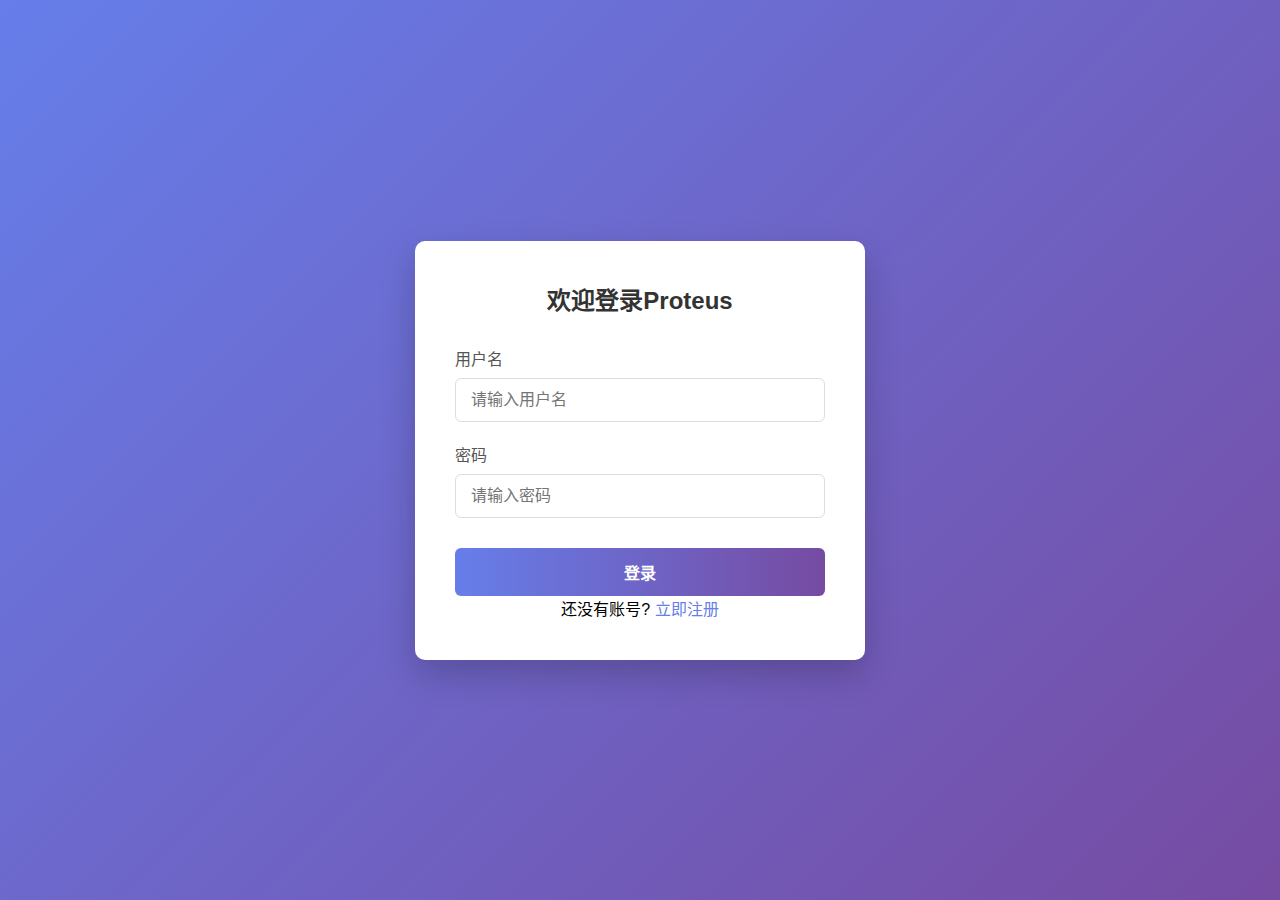
<file: proteus/static/login.html>
<!DOCTYPE html>
<html lang="zh-CN">
<head>
    <meta charset="UTF-8">
    <meta name="viewport" content="width=device-width, initial-scale=1.0">
    <title>登录 - Proteus</title>
    <link rel="icon" type="image/svg+xml" href="/static/icon/proteus.png">
    <meta name="csrf-token" content="">
    <style>
        * {
            margin: 0;
            padding: 0;
            box-sizing: border-box;
            font-family: 'Segoe UI', 'Microsoft YaHei', sans-serif;
        }
        
        body {
            background: linear-gradient(135deg, #667eea 0%, #764ba2 100%);
            min-height: 100vh;
            display: flex;
            justify-content: center;
            align-items: center;
            padding: 20px;
        }
        
        .login-container {
            width: 100%;
            max-width: 450px;
        }
        
        .login-box {
            background: white;
            border-radius: 10px;
            box-shadow: 0 15px 35px rgba(0, 0, 0, 0.2);
            padding: 40px;
            text-align: center;
        }
        
        .login-title {
            color: #333;
            margin-bottom: 30px;
            font-weight: 600;
        }
        
        .form-group {
            margin-bottom: 20px;
            text-align: left;
        }
        
        .form-group label {
            display: block;
            margin-bottom: 8px;
            font-weight: 500;
            color: #555;
        }
        
        .login-input {
            width: 100%;
            padding: 12px 15px;
            border: 1px solid #ddd;
            border-radius: 6px;
            font-size: 16px;
            transition: all 0.3s;
        }
        
        .login-input:focus {
            border-color: #667eea;
            box-shadow: 0 0 0 3px rgba(102, 126, 234, 0.2);
            outline: none;
        }
        
        .login-btn {
            width: 100%;
            padding: 12px;
            background: linear-gradient(to right, #667eea, #764ba2);
            border: none;
            border-radius: 6px;
            color: white;
            font-size: 16px;
            font-weight: 600;
            cursor: pointer;
            transition: all 0.3s;
            margin-top: 10px;
        }
        
        .login-btn:hover {
            transform: translateY(-2px);
            box-shadow: 0 7px 14px rgba(0, 0, 0, 0.1);
        }
        
        .login-btn:disabled {
            background: #cccccc;
            cursor: not-allowed;
            transform: none;
            box-shadow: none;
        }
        
        .error-message {
            color: #dc3545;
            margin-bottom: 15px;
            text-align: center;
        }
        
        .register-link {
            color: #667eea;
            text-decoration: none;
            font-weight: 500;
        }
        
        .register-link:hover {
            text-decoration: underline;
        }
        
        .shake {
            animation: shake 0.5s;
        }
        
        @keyframes shake {
            0%, 100% { transform: translateX(0); }
            10%, 30%, 50%, 70%, 90% { transform: translateX(-5px); }
            20%, 40%, 60%, 80% { transform: translateX(5px); }
        }
        
        .spinner {
            display: inline-block;
            width: 16px;
            height: 16px;
            border: 2px solid rgba(255,255,255,0.3);
            border-radius: 50%;
            border-top-color: white;
            animation: spin 1s ease-in-out infinite;
        }
        
        @keyframes spin {
            to { transform: rotate(360deg); }
        }
        
        @media (max-width: 480px) {
            .login-box {
                padding: 30px 20px;
            }
        }
    </style>
</head>
<body>
    <div class="login-container">
        <div class="login-box">
            <h2 class="login-title">欢迎登录Proteus</h2>
            <form id="loginForm" class="login-form">
                <div class="form-group">
                    <label for="username">用户名</label>
                    <input type="text" id="username" placeholder="请输入用户名" required
                           class="login-input" autocomplete="username">
                </div>
                <div class="form-group">
                    <label for="password">密码</label>
                    <input type="password" id="password" placeholder="请输入密码" required
                           class="login-input" autocomplete="current-password">
                </div>
                <div id="errorMsg" class="error-message" style="display:none;"></div>
                <button type="submit" class="login-btn" id="submitBtn">
                    <span class="btn-text">登录</span>
                    <span class="spinner" style="display:none;"></span>
                </button>
            </form>
            <div class="login-footer">
                <p>还没有账号? <a href="/register" class="register-link">立即注册</a></p>
            </div>
        </div>
    </div>

    <script>
        const loginForm = document.getElementById('loginForm');
        const submitBtn = document.getElementById('submitBtn');
        const btnText = submitBtn.querySelector('.btn-text');
        const spinner = submitBtn.querySelector('.spinner');
        const errorMsg = document.getElementById('errorMsg');

        async function handleLogin(e) {
            e.preventDefault();
            
            // 显示加载状态
            btnText.textContent = '登录中...';
            spinner.style.display = 'inline-block';
            submitBtn.disabled = true;
            errorMsg.style.display = 'none';

            const username = document.getElementById('username').value;
            const password = document.getElementById('password').value;

            try {
                const response = await fetch('/login', {
                    method: 'POST',
                    headers: {
                        'Content-Type': 'application/json',
                        'X-CSRF-TOKEN': document.querySelector('meta[name="csrf-token"]').content
                    },
                    body: JSON.stringify({
                        username: username,
                        password: password
                    })
                });

                const result = await response.json();
                if (result.success) {
                    window.location.href = '/';
                } else {
                    showError(result.error || '登录失败');
                }
            } catch (error) {
                showError('网络请求失败');
            } finally {
                // 重置按钮状态
                btnText.textContent = '登录';
                spinner.style.display = 'none';
                submitBtn.disabled = false;
            }
        }

        function showError(message) {
            errorMsg.textContent = message;
            errorMsg.style.display = 'block';
            
            // 添加抖动动画
            loginForm.classList.add('shake');
            setTimeout(() => {
                loginForm.classList.remove('shake');
            }, 500);
        }

        loginForm.addEventListener('submit', handleLogin);

        // 输入框获取焦点时添加效果
        document.querySelectorAll('.login-input').forEach(input => {
            input.addEventListener('focus', function() {
                this.parentElement.classList.add('focused');
            });
            
            input.addEventListener('blur', function() {
                this.parentElement.classList.remove('focused');
            });
        });
    </script>
</body>
</html>
</file>
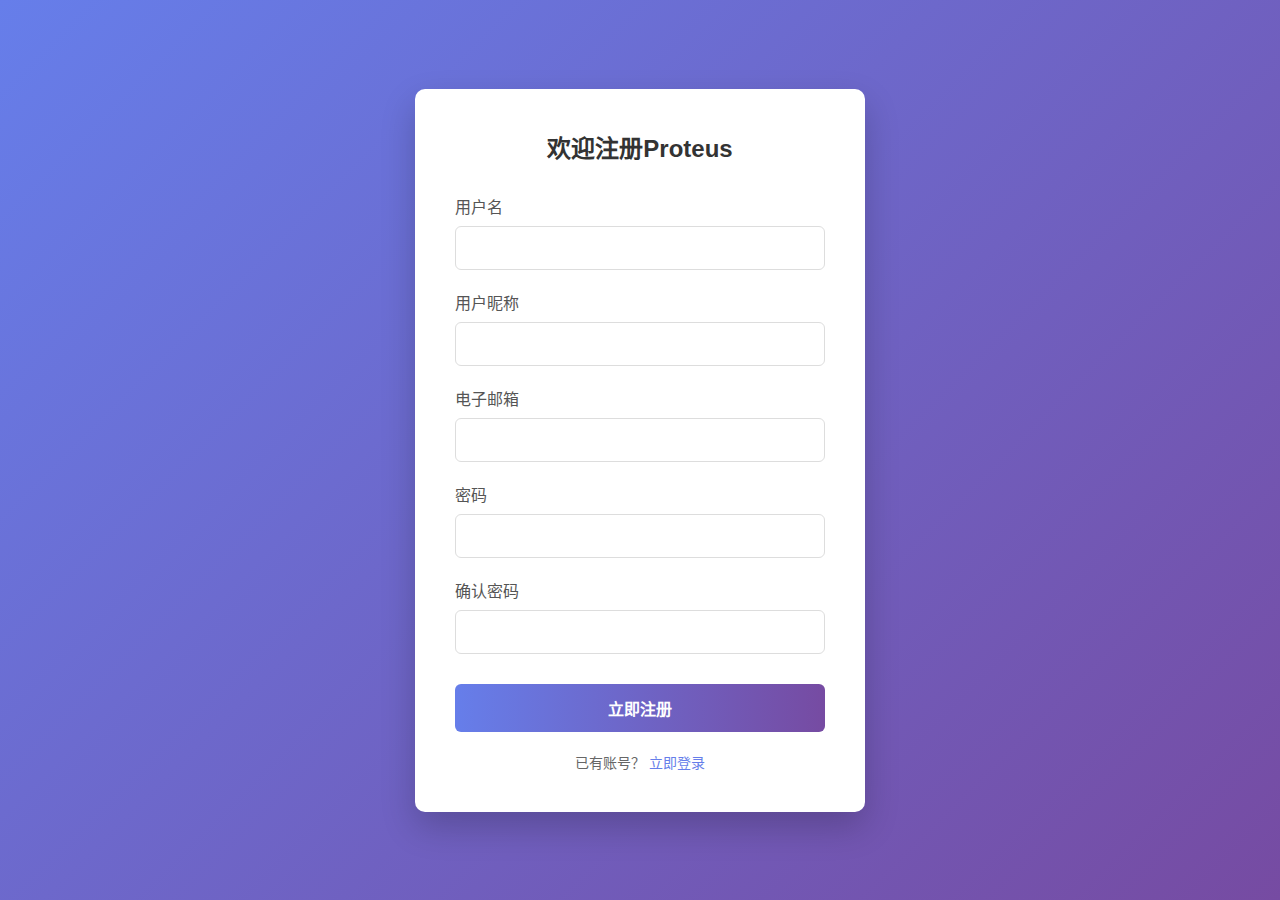
<file: proteus/static/register.html>
<!DOCTYPE html>
<html lang="zh-CN">

<head>
    <meta charset="UTF-8">
    <meta name="viewport" content="width=device-width, initial-scale=1.0">
    <title>用户注册 - Proteus</title>
    <link rel="icon" type="image/svg+xml" href="/static/icon/proteus.png">
    <style>
        * {
            margin: 0;
            padding: 0;
            box-sizing: border-box;
            font-family: 'Segoe UI', 'Microsoft YaHei', sans-serif;
        }

        body {
            background: linear-gradient(135deg, #667eea 0%, #764ba2 100%);
            min-height: 100vh;
            display: flex;
            justify-content: center;
            align-items: center;
            padding: 20px;
        }

        .login-container {
            width: 100%;
            max-width: 450px;
        }

        .login-box {
            background: white;
            border-radius: 10px;
            box-shadow: 0 15px 35px rgba(0, 0, 0, 0.2);
            padding: 40px;
            text-align: center;
        }

        .login-box h2 {
            color: #333;
            margin-bottom: 30px;
            font-weight: 600;
        }

        .form-group {
            margin-bottom: 20px;
            text-align: left;
        }

        .form-group label {
            display: block;
            margin-bottom: 8px;
            font-weight: 500;
            color: #555;
        }

        .form-group input {
            width: 100%;
            padding: 12px 15px;
            border: 1px solid #ddd;
            border-radius: 6px;
            font-size: 16px;
            transition: all 0.3s;
        }

        .form-group input:focus {
            border-color: #667eea;
            box-shadow: 0 0 0 3px rgba(102, 126, 234, 0.2);
            outline: none;
        }

        .btn-login {
            width: 100%;
            padding: 12px;
            background: linear-gradient(to right, #667eea, #764ba2);
            border: none;
            border-radius: 6px;
            color: white;
            font-size: 16px;
            font-weight: 600;
            cursor: pointer;
            transition: all 0.3s;
            margin-top: 10px;
        }

        .btn-login:hover {
            transform: translateY(-2px);
            box-shadow: 0 7px 14px rgba(0, 0, 0, 0.1);
        }

        .login-footer {
            margin-top: 20px;
            color: #666;
            font-size: 14px;
        }

        .login-footer a {
            color: #667eea;
            text-decoration: none;
            font-weight: 500;
        }

        .login-footer a:hover {
            text-decoration: underline;
        }

        @media (max-width: 480px) {
            .login-box {
                padding: 30px 20px;
            }
        }
    </style>
</head>

<body>
    <div class="login-container">
        <div class="login-box">
            <h2 class="login-title">欢迎注册Proteus</h2>
            <form id="registerForm" onsubmit="return handleRegister(event)">
                <div class="form-group">
                    <label>用户名</label>
                    <input type="text" name="user_name" required minlength="3" maxlength="20" autocomplete="off">
                </div>
                <div class="form-group">
                    <label>用户昵称</label>
                    <input type="text" name="nick_name" required minlength="1" maxlength="20" autocomplete="off">
                </div>
                <div class="form-group">
                    <label>电子邮箱</label>
                    <input type="email" name="email" required autocomplete="off">
                </div>
                <div class="form-group">
                    <label>密码</label>
                    <input type="password" name="password" required minlength="6" autocomplete="new-password">
                </div>
                <div class="form-group">
                    <label>确认密码</label>
                    <input type="password" name="confirm_password" required minlength="6" autocomplete="new-password">
                </div>
                <button type="submit" class="btn-login">立即注册</button>
            </form>
            <div class="login-footer">
                已有账号？ <a href="/login">立即登录</a>
            </div>
        </div>
    </div>

    <script>
        async function handleRegister(e) {
            e.preventDefault();
            const formData = new FormData(e.target);
            const data = {
                user_name: formData.get('user_name'),
                nick_name: formData.get('nick_name'),
                email: formData.get('email'),
                password: formData.get('password'),
                confirm_password: formData.get('confirm_password')
            };

            try {
                const response = await fetch('/register', {
                    method: 'POST',
                    headers: {
                        'Content-Type': 'application/json',
                    },
                    body: JSON.stringify(data)
                });

                const result = await response.json();
                if (result.success) {
                    // 显示成功提示并延时跳转
                    const successMsg = document.createElement('div');
                    successMsg.style = 'position:fixed;top:20px;left:50%;transform:translateX(-50%);padding:15px;background:#d4edda;color:#155724;border-radius:5px;';
                    successMsg.innerHTML = '✅ 注册成功，3秒后自动跳转到登录页面...';
                    document.body.appendChild(successMsg);
                    setTimeout(() => {
                        window.location.href = '/static/login.html';
                    }, 3000);
                } else {
                    alert(result.error || '注册失败，请检查输入信息');
                }
            } catch (error) {
                alert('网络错误，请稍后重试');
            }
        }
    </script>
</body>

</html>
</file>
